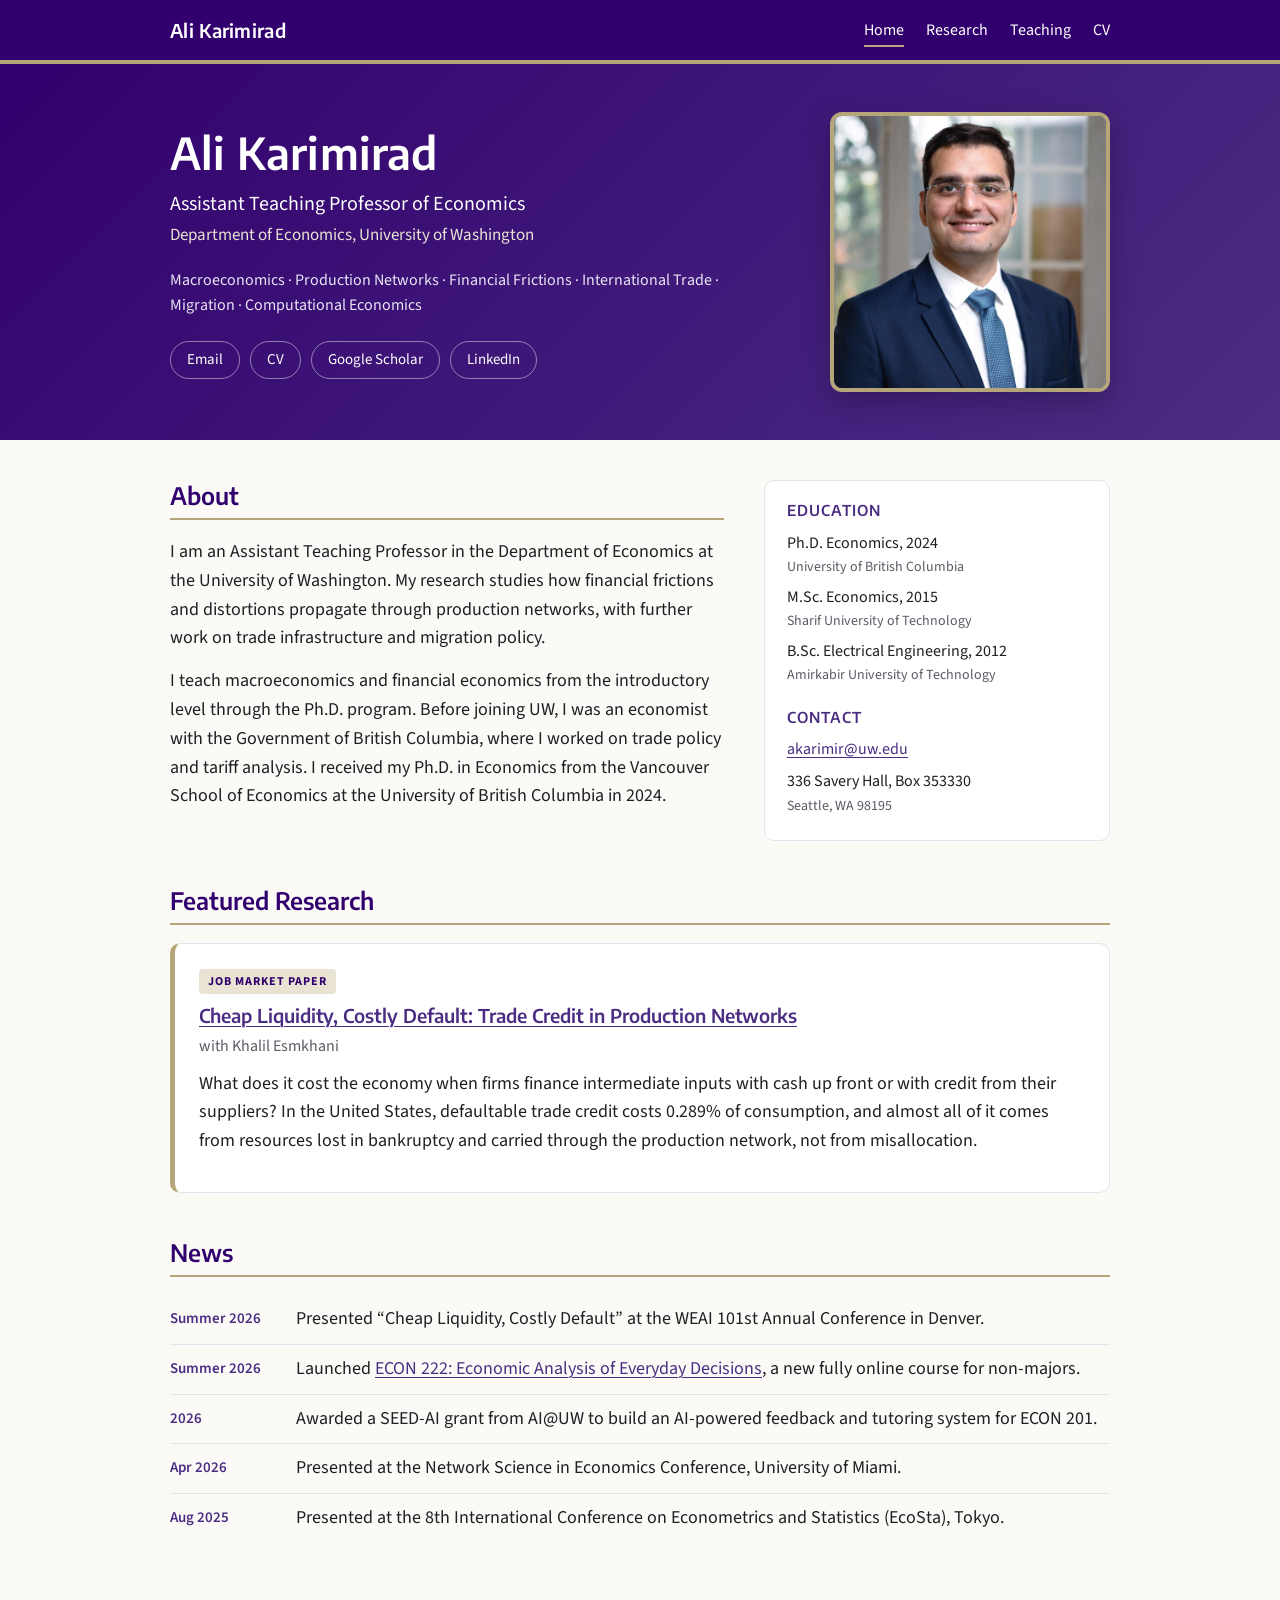
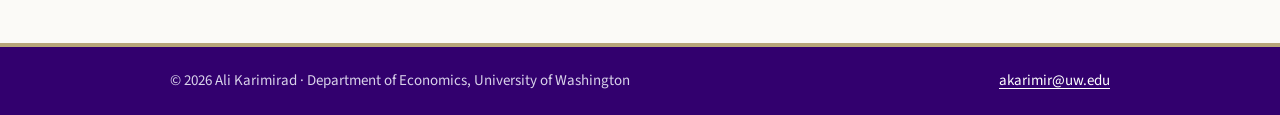
<file: index.html>
<!DOCTYPE html>
<html lang="en">
<head>
<meta charset="utf-8">
<meta name="viewport" content="width=device-width, initial-scale=1">
<title>Ali Karimirad | Economics, University of Washington</title>
<meta name="description" content="Ali Karimirad, Assistant Teaching Professor of Economics at the University of Washington. Research in macroeconomics, production networks, and financial frictions.">
<link rel="preconnect" href="https://fonts.googleapis.com">
<link rel="preconnect" href="https://fonts.gstatic.com" crossorigin>
<link href="https://fonts.googleapis.com/css2?family=Encode+Sans:wght@500;600&family=Source+Sans+3:wght@400;600;700&display=swap" rel="stylesheet">
<link rel="stylesheet" href="style.css">
</head>
<body>
<header class="topbar"><div class="wrap">
  <a class="brand" href="index.html">Ali Karimirad</a>
  <nav><a class="active" href="index.html">Home</a><a href="research.html">Research</a><a href="teaching.html">Teaching</a><a href="cv.html">CV</a></nav>
</div></header>

<div class="hero"><div class="wrap">
  <div>
    <h1>Ali Karimirad</h1>
    <div class="role">Assistant Teaching Professor of Economics</div>
    <div class="dept">Department of Economics, University of Washington</div>
    <div class="fields">Macroeconomics · Production Networks · Financial Frictions · International Trade · Migration · Computational Economics</div>
    <div class="links">
      <a href="mailto:akarimir@uw.edu">Email</a>
      <a href="cv.html">CV</a>
      <a href="https://scholar.google.ca/citations?user=djbhsFEAAAAJ&amp;hl=en">Google Scholar</a>
      <a href="https://www.linkedin.com/in/ali-karimirad-phd-0b303b88/">LinkedIn</a>
    </div>
  </div>
  <img src="images/ali.jpg" alt="Portrait of Ali Karimirad">
</div></div>

<main><div class="wrap">
  <section class="cols">
    <div>
      <h2>About</h2>
      <p>I am an Assistant Teaching Professor in the Department of Economics at the University of Washington. My research studies how financial frictions and distortions propagate through production networks, with further work on trade infrastructure and migration policy.</p>
      <p>I teach macroeconomics and financial economics from the introductory level through the Ph.D. program. Before joining UW, I was an economist with the Government of British Columbia, where I worked on trade policy and tariff analysis. I received my Ph.D. in Economics from the Vancouver School of Economics at the University of British Columbia in 2024.</p>
    </div>
    <aside class="facts">
      <h3>Education</h3>
      <ul>
        <li>Ph.D. Economics, 2024<span>University of British Columbia</span></li>
        <li>M.Sc. Economics, 2015<span>Sharif University of Technology</span></li>
        <li>B.Sc. Electrical Engineering, 2012<span>Amirkabir University of Technology</span></li>
      </ul>
      <h3>Contact</h3>
      <ul>
        <li><a href="mailto:akarimir@uw.edu">akarimir@uw.edu</a></li>
        <li>336 Savery Hall, Box 353330<span>Seattle, WA 98195</span></li>
      </ul>
    </aside>
  </section>

  <section>
    <h2>Featured Research</h2>
    <div class="card featured">
      <span class="tag">Job Market Paper</span>
      <h3><a href="research.html">Cheap Liquidity, Costly Default: Trade Credit in Production Networks</a></h3>
      <div class="authors">with Khalil Esmkhani</div>
      <p>What does it cost the economy when firms finance intermediate inputs with cash up front or with credit from their suppliers? In the United States, defaultable trade credit costs 0.289% of consumption, and almost all of it comes from resources lost in bankruptcy and carried through the production network, not from misallocation.</p>
    </div>
  </section>

  <section>
    <h2>News</h2>
    <ul class="news">
      <li><span class="date">Summer 2026</span><span>Presented “Cheap Liquidity, Costly Default” at the WEAI 101st Annual Conference in Denver.</span></li>
      <li><span class="date">Summer 2026</span><span>Launched <a href="teaching.html">ECON 222: Economic Analysis of Everyday Decisions</a>, a new fully online course for non-majors.</span></li>
      <li><span class="date">2026</span><span>Awarded a SEED-AI grant from AI@UW to build an AI-powered feedback and tutoring system for ECON 201.</span></li>
      <li><span class="date">Apr 2026</span><span>Presented at the Network Science in Economics Conference, University of Miami.</span></li>
      <li><span class="date">Aug 2025</span><span>Presented at the 8th International Conference on Econometrics and Statistics (EcoSta), Tokyo.</span></li>
    </ul>
  </section>
</div></main>

<footer><div class="wrap">
  <span>© 2026 Ali Karimirad · Department of Economics, University of Washington</span>
  <span><a href="mailto:akarimir@uw.edu">akarimir@uw.edu</a></span>
</div></footer>
</body>
</html>
</file>
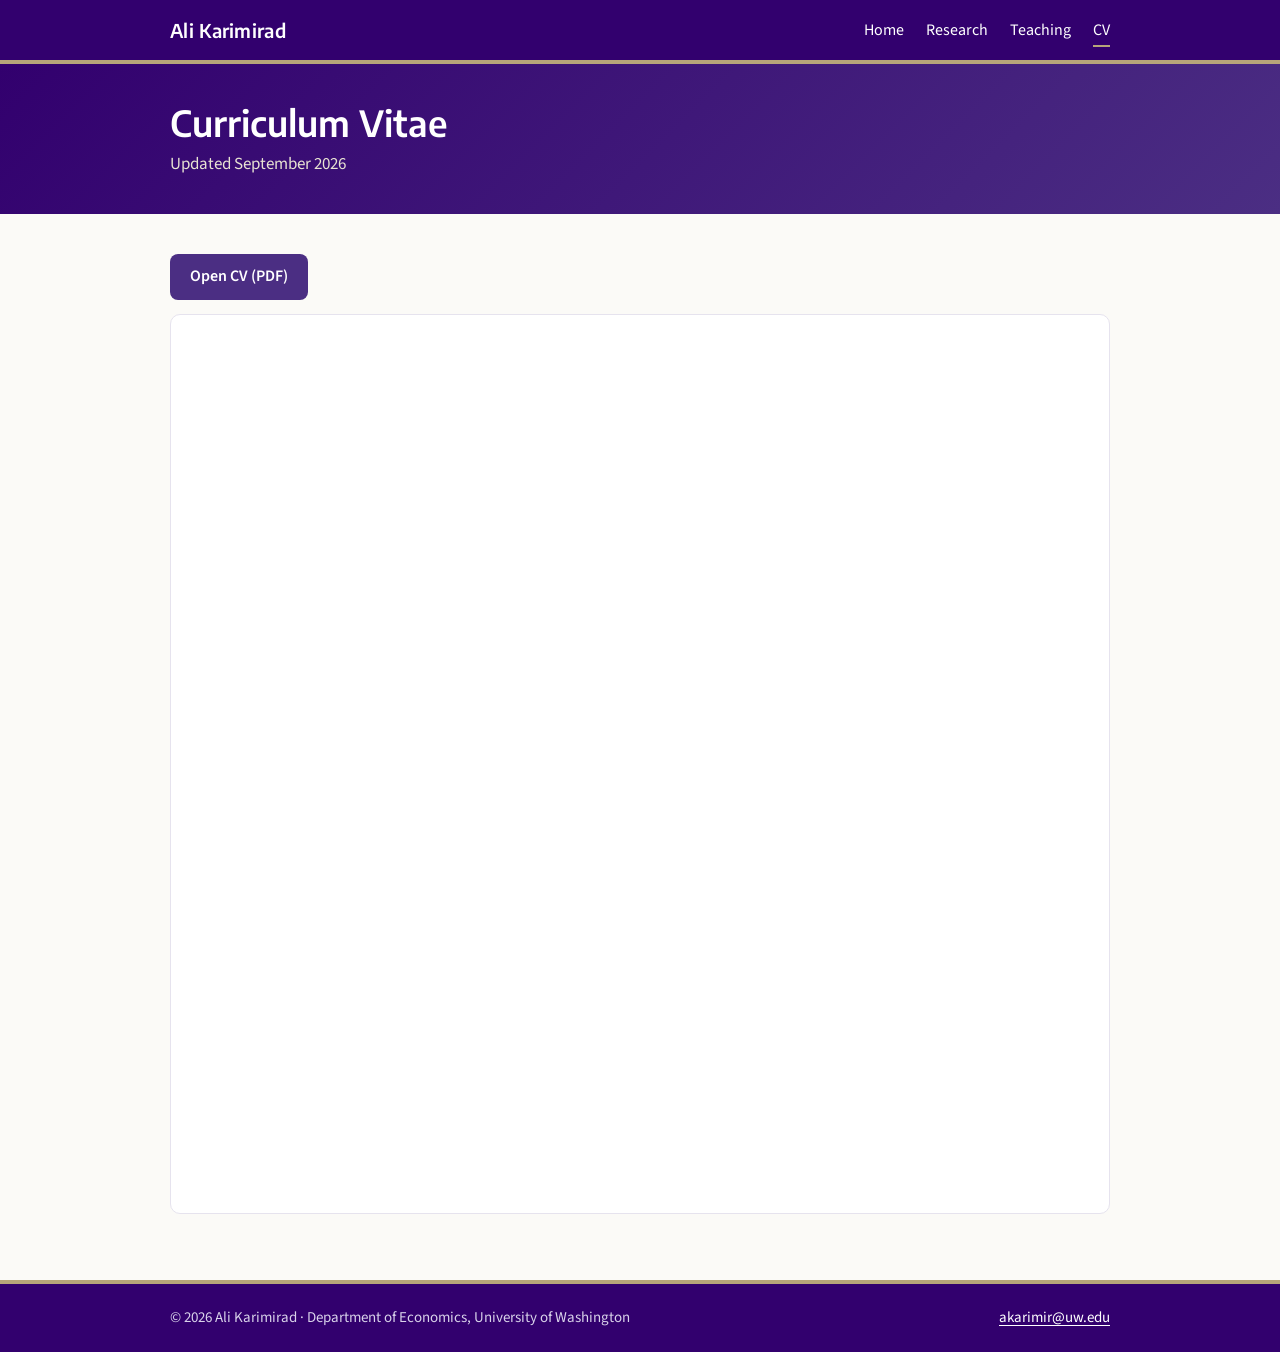
<file: cv.html>
<!DOCTYPE html>
<html lang="en">
<head>
<meta charset="utf-8">
<meta name="viewport" content="width=device-width, initial-scale=1">
<title>CV | Ali Karimirad</title>
<meta name="description" content="Curriculum vitae of Ali Karimirad.">
<link rel="preconnect" href="https://fonts.googleapis.com">
<link rel="preconnect" href="https://fonts.gstatic.com" crossorigin>
<link href="https://fonts.googleapis.com/css2?family=Encode+Sans:wght@500;600&family=Source+Sans+3:wght@400;600;700&display=swap" rel="stylesheet">
<link rel="stylesheet" href="style.css">
</head>
<body>
<header class="topbar"><div class="wrap">
  <a class="brand" href="index.html">Ali Karimirad</a>
  <nav><a href="index.html">Home</a><a href="research.html">Research</a><a href="teaching.html">Teaching</a><a class="active" href="cv.html">CV</a></nav>
</div></header>

<div class="pagehead"><div class="wrap">
  <h1>Curriculum Vitae</h1>
  <p>Updated September 2026</p>
</div></div>

<main><div class="wrap">
  <p><a class="btn" href="https://drive.google.com/file/d/1HywzwSiAibY2r4plcFwCiHL0YdkIQSzI/view?usp=sharing">Open CV (PDF)</a></p>
  <iframe class="cvframe" src="https://drive.google.com/file/d/1HywzwSiAibY2r4plcFwCiHL0YdkIQSzI/preview" title="CV of Ali Karimirad" allow="autoplay"></iframe>
</div></main>

<footer><div class="wrap">
  <span>© 2026 Ali Karimirad · Department of Economics, University of Washington</span>
  <span><a href="mailto:akarimir@uw.edu">akarimir@uw.edu</a></span>
</div></footer>
</body>
</html>
</file>
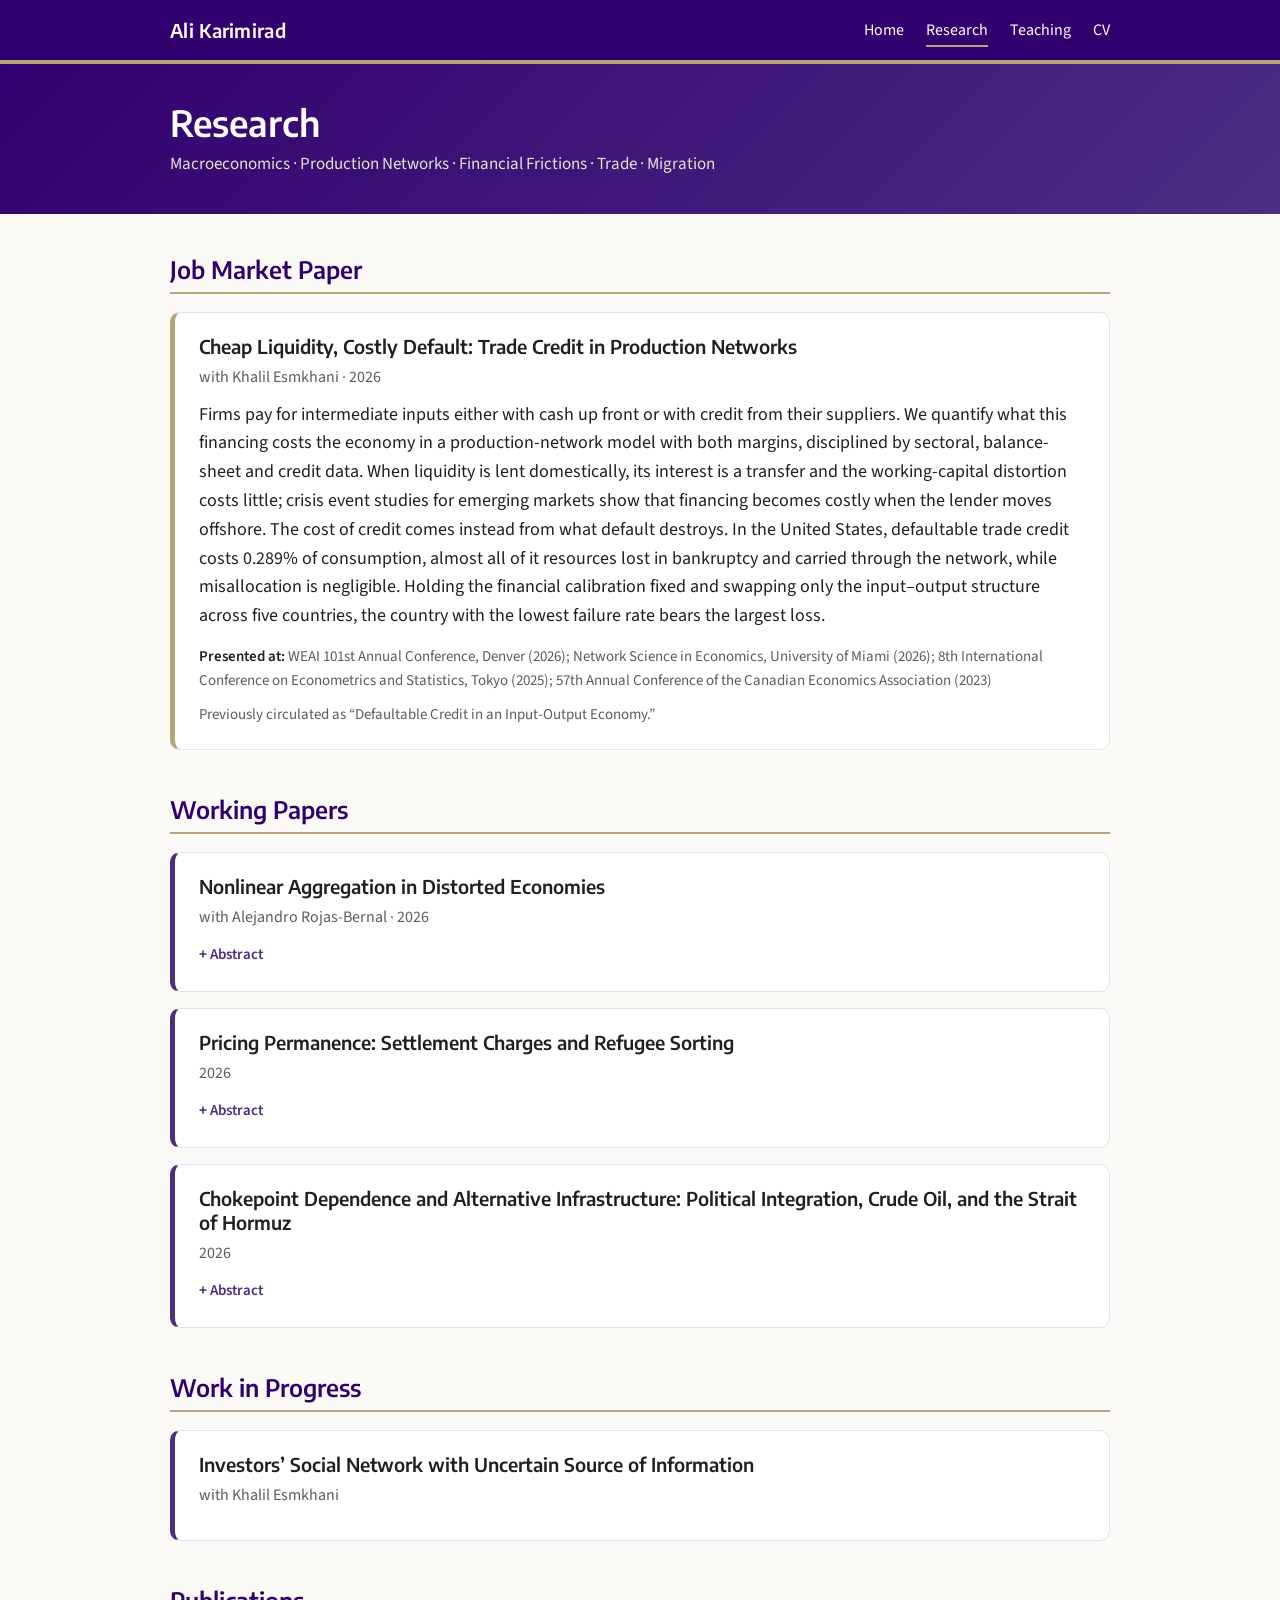
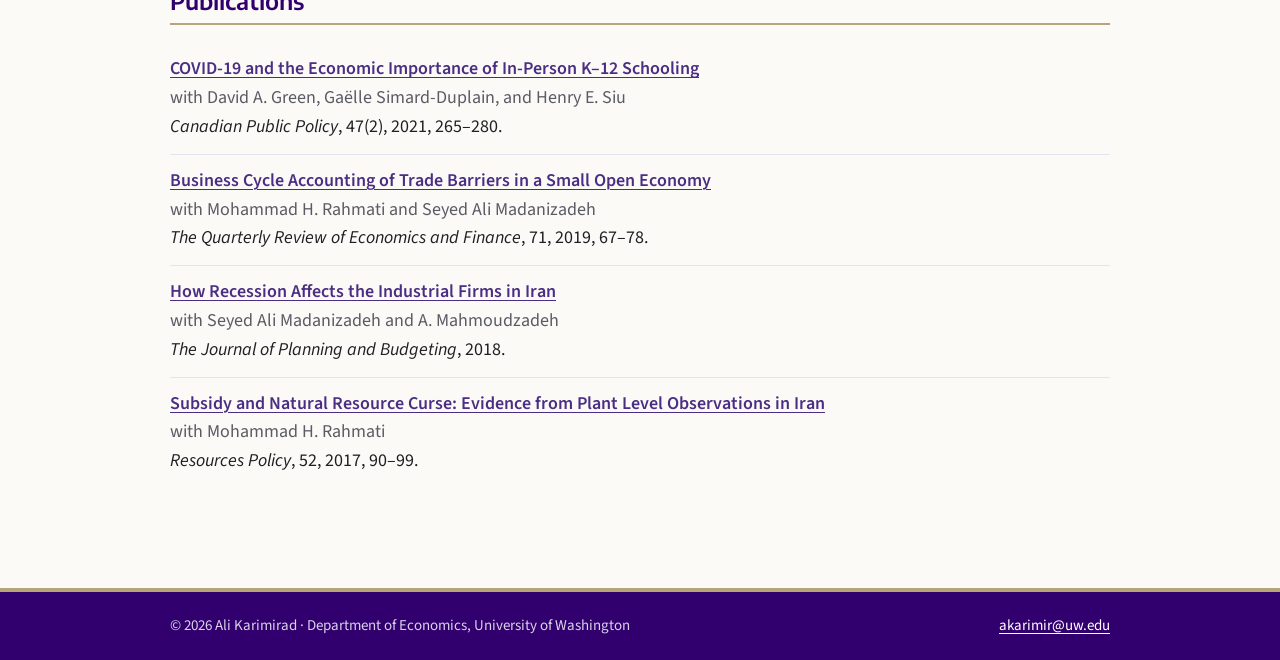
<file: research.html>
<!DOCTYPE html>
<html lang="en">
<head>
<meta charset="utf-8">
<meta name="viewport" content="width=device-width, initial-scale=1">
<title>Research | Ali Karimirad</title>
<meta name="description" content="Research by Ali Karimirad: trade credit in production networks, nonlinear aggregation, trade chokepoints, and refugee settlement policy.">
<link rel="preconnect" href="https://fonts.googleapis.com">
<link rel="preconnect" href="https://fonts.gstatic.com" crossorigin>
<link href="https://fonts.googleapis.com/css2?family=Encode+Sans:wght@500;600&family=Source+Sans+3:wght@400;600;700&display=swap" rel="stylesheet">
<link rel="stylesheet" href="style.css">
</head>
<body>
<header class="topbar"><div class="wrap">
  <a class="brand" href="index.html">Ali Karimirad</a>
  <nav><a href="index.html">Home</a><a class="active" href="research.html">Research</a><a href="teaching.html">Teaching</a><a href="cv.html">CV</a></nav>
</div></header>

<div class="pagehead"><div class="wrap">
  <h1>Research</h1>
  <p>Macroeconomics · Production Networks · Financial Frictions · Trade · Migration</p>
</div></div>

<main><div class="wrap">
  <section>
    <h2>Job Market Paper</h2>
    <div class="card featured">
      <h3>Cheap Liquidity, Costly Default: Trade Credit in Production Networks</h3>
      <div class="authors">with Khalil Esmkhani · 2026</div>
      <p>Firms pay for intermediate inputs either with cash up front or with credit from their suppliers. We quantify what this financing costs the economy in a production-network model with both margins, disciplined by sectoral, balance-sheet and credit data. When liquidity is lent domestically, its interest is a transfer and the working-capital distortion costs little; crisis event studies for emerging markets show that financing becomes costly when the lender moves offshore. The cost of credit comes instead from what default destroys. In the United States, defaultable trade credit costs 0.289% of consumption, almost all of it resources lost in bankruptcy and carried through the network, while misallocation is negligible. Holding the financial calibration fixed and swapping only the input–output structure across five countries, the country with the lowest failure rate bears the largest loss.</p>
      <div class="meta"><b>Presented at:</b> WEAI 101st Annual Conference, Denver (2026); Network Science in Economics, University of Miami (2026); 8th International Conference on Econometrics and Statistics, Tokyo (2025); 57th Annual Conference of the Canadian Economics Association (2023)</div>
      <div class="meta">Previously circulated as “Defaultable Credit in an Input-Output Economy.”</div>
    </div>
  </section>

  <section>
    <h2>Working Papers</h2>
    <div class="card">
      <h3>Nonlinear Aggregation in Distorted Economies</h3>
      <div class="authors">with Alejandro Rojas-Bernal · 2026</div>
      <details><summary>Abstract</summary>
        <p>We derive a second-order approximation to real GDP for changes in productivity, price–cost wedges, and wasted distortions around a distorted production-network equilibrium. The central contribution is a decomposition of nonlinear aggregation into downstream cost propagation and upstream payment propagation. Shocks not only reweight sectoral cost exposure but also redirect income between factors and profits and recompose final demand, factor intensity, and input sourcing. These state-dependent channels make curvature around distorted equilibria differ from familiar efficient-economy formulas. In two benchmark economies, the second-order approximation sharply reduces error relative to the exact nonlinear equilibrium, especially for large shocks. In an aggregate TFP application, it also outperforms first-order aggregation, with its largest gains near business-cycle troughs and peaks.</p>
      </details>
    </div>
    <div class="card">
      <h3>Pricing Permanence: Settlement Charges and Refugee Sorting</h3>
      <div class="authors">2026</div>
      <details><summary>Abstract</summary>
        <p>The United Kingdom has proposed a charge of about £10,000 on eligible adult asylum-support recipients, collected above an earnings threshold and linked to settlement. This paper asks how such a charge changes who chooses the UK, using a six-destination Roy-logit model in which refugees differ in general skill, destination-specific skill transfer, employment attachment, and access to alternative routes. Liability concentrates among workers just above the threshold, whose surplus from choosing the UK is smallest. At equal expected revenue, a capped proportional schedule induces less exit from the UK than the fixed charge and shifts the burden toward higher earners.</p>
      </details>
    </div>
    <div class="card">
      <h3>Chokepoint Dependence and Alternative Infrastructure: Political Integration, Crude Oil, and the Strait of Hormuz</h3>
      <div class="authors">2026</div>
      <details><summary>Abstract</summary>
        <p>Dependence on a trade chokepoint can reflect politically restricted alternatives, not geography and technology alone. This paper develops a network-design model that jointly selects infrastructure and routes under politically integrated access, and applies it to crude-oil exports through the Strait of Hormuz. A closure-oriented system can sustain the full 16.4 million barrels per day of required deliveries; starting from 2024 infrastructure, this requires $31.9 billion of initial regional pipeline, pumping, and export-terminal additions. Political integration therefore permits substantial reductions in chokepoint dependence through costed alternatives.</p>
      </details>
    </div>
  </section>

  <section>
    <h2>Work in Progress</h2>
    <div class="card">
      <h3>Investors’ Social Network with Uncertain Source of Information</h3>
      <div class="authors">with Khalil Esmkhani</div>
    </div>
  </section>

  <section>
    <h2>Publications</h2>
    <ul class="pubs">
      <li><a class="title" href="https://doi.org/10.3138/cpp.2021-002">COVID-19 and the Economic Importance of In-Person K–12 Schooling</a><br>
        <span class="muted">with David A. Green, Gaëlle Simard-Duplain, and Henry E. Siu</span><br>
        <em>Canadian Public Policy</em>, 47(2), 2021, 265–280.</li>
      <li><a class="title" href="https://www.sciencedirect.com/science/article/abs/pii/S1062976918301285">Business Cycle Accounting of Trade Barriers in a Small Open Economy</a><br>
        <span class="muted">with Mohammad H. Rahmati and Seyed Ali Madanizadeh</span><br>
        <em>The Quarterly Review of Economics and Finance</em>, 71, 2019, 67–78.</li>
      <li><a class="title" href="https://www.sid.ir/en/journal/ViewPaper.aspx?id=809516">How Recession Affects the Industrial Firms in Iran</a><br>
        <span class="muted">with Seyed Ali Madanizadeh and A. Mahmoudzadeh</span><br>
        <em>The Journal of Planning and Budgeting</em>, 2018.</li>
      <li><a class="title" href="https://www.sciencedirect.com/science/article/abs/pii/S030142071630321X">Subsidy and Natural Resource Curse: Evidence from Plant Level Observations in Iran</a><br>
        <span class="muted">with Mohammad H. Rahmati</span><br>
        <em>Resources Policy</em>, 52, 2017, 90–99.</li>
    </ul>
  </section>
</div></main>

<footer><div class="wrap">
  <span>© 2026 Ali Karimirad · Department of Economics, University of Washington</span>
  <span><a href="mailto:akarimir@uw.edu">akarimir@uw.edu</a></span>
</div></footer>
</body>
</html>
</file>
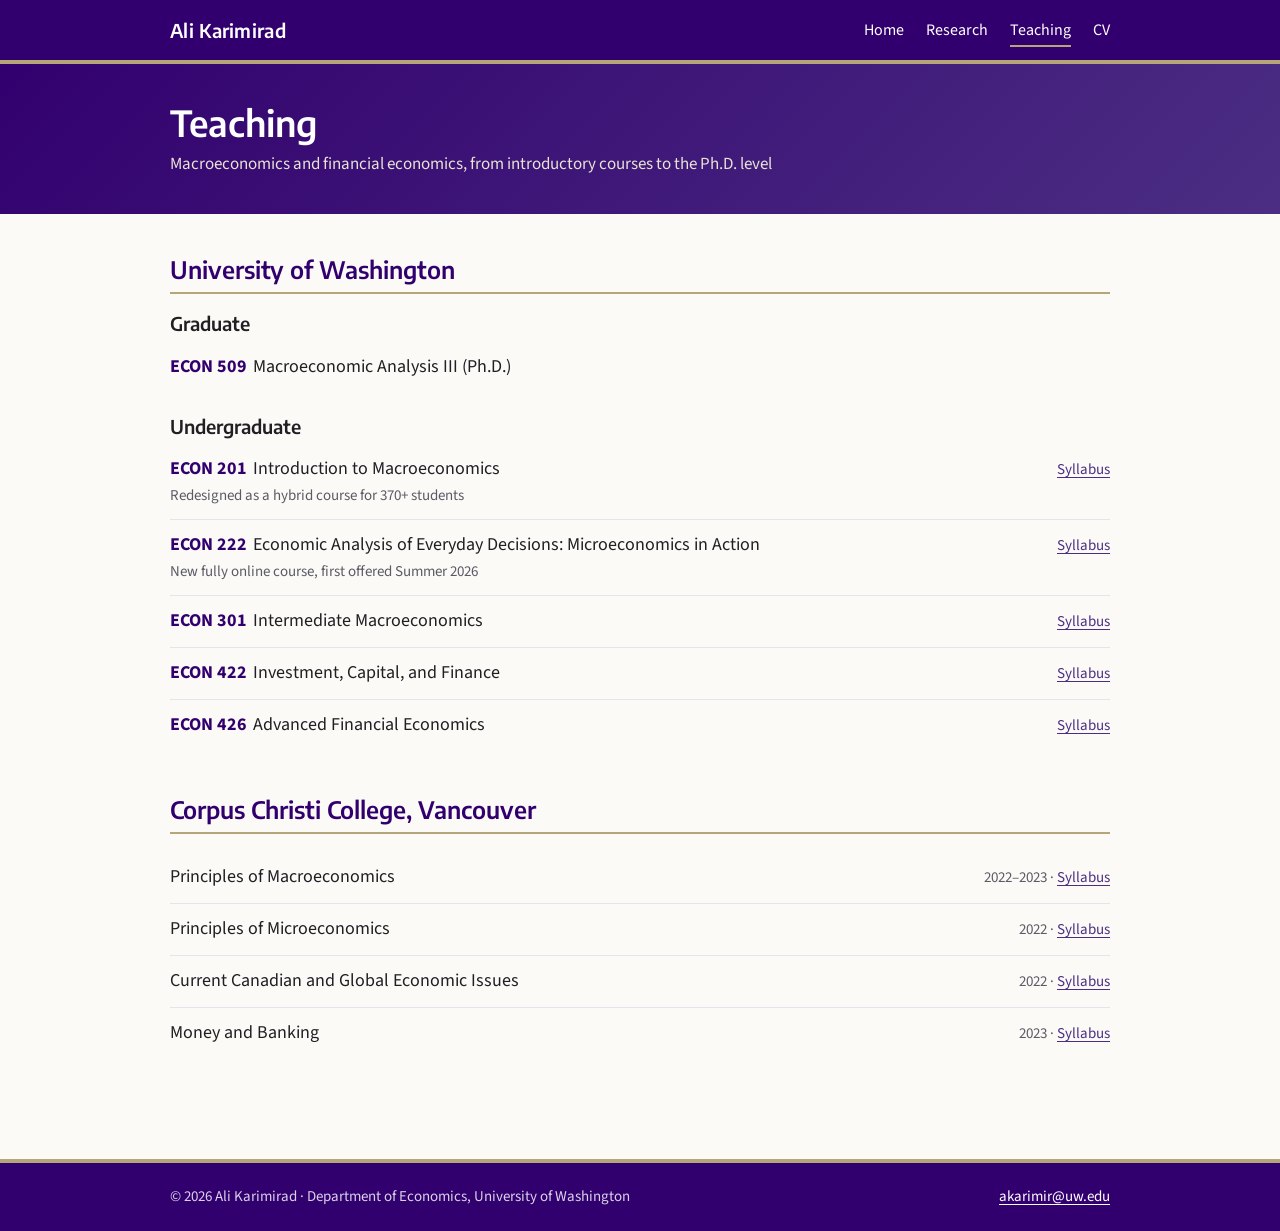
<file: teaching.html>
<!DOCTYPE html>
<html lang="en">
<head>
<meta charset="utf-8">
<meta name="viewport" content="width=device-width, initial-scale=1">
<title>Teaching | Ali Karimirad</title>
<meta name="description" content="Courses taught by Ali Karimirad at the University of Washington and Corpus Christi College.">
<link rel="preconnect" href="https://fonts.googleapis.com">
<link rel="preconnect" href="https://fonts.gstatic.com" crossorigin>
<link href="https://fonts.googleapis.com/css2?family=Encode+Sans:wght@500;600&family=Source+Sans+3:wght@400;600;700&display=swap" rel="stylesheet">
<link rel="stylesheet" href="style.css">
</head>
<body>
<header class="topbar"><div class="wrap">
  <a class="brand" href="index.html">Ali Karimirad</a>
  <nav><a href="index.html">Home</a><a href="research.html">Research</a><a class="active" href="teaching.html">Teaching</a><a href="cv.html">CV</a></nav>
</div></header>

<div class="pagehead"><div class="wrap">
  <h1>Teaching</h1>
  <p>Macroeconomics and financial economics, from introductory courses to the Ph.D. level</p>
</div></div>

<main><div class="wrap">
  <section>
    <h2>University of Washington</h2>
    <h3 style="margin:4px 0 6px">Graduate</h3>
    <ul class="courses">
      <li><span><span class="code">ECON 509</span>Macroeconomic Analysis III (Ph.D.)</span><span class="when"></span></li>
    </ul>
    <h3 style="margin:22px 0 6px">Undergraduate</h3>
    <ul class="courses">
      <li><span><span class="code">ECON 201</span>Introduction to Macroeconomics<span class="note">Redesigned as a hybrid course for 370+ students</span></span><span class="when"><a href="https://drive.google.com/file/d/1Uqz9yOQlaHMkomip5R5wOlgn_Q_h9vou/view?usp=sharing">Syllabus</a></span></li>
      <li><span><span class="code">ECON 222</span>Economic Analysis of Everyday Decisions: Microeconomics in Action<span class="note">New fully online course, first offered Summer 2026</span></span><span class="when"><a href="https://drive.google.com/file/d/1GFNoH5TB68nGJh65mVIirpweySrNgF1V/view?usp=sharing">Syllabus</a></span></li>
      <li><span><span class="code">ECON 301</span>Intermediate Macroeconomics</span><span class="when"><a href="https://drive.google.com/file/d/1iHcL-5fEUnpUtIcRZBuUBBRZbtkdrPF9/view?usp=sharing">Syllabus</a></span></li>
      <li><span><span class="code">ECON 422</span>Investment, Capital, and Finance</span><span class="when"><a href="https://drive.google.com/file/d/1Fbe_TmB4lbja7FDGz8kcEWIxAimQKC17/view?usp=sharing">Syllabus</a></span></li>
      <li><span><span class="code">ECON 426</span>Advanced Financial Economics</span><span class="when"><a href="https://drive.google.com/file/d/1vHKEJrdtiTsjBO2aZfT7OyGOFVmRUW60/view?usp=share_link">Syllabus</a></span></li>
    </ul>
  </section>

  <section>
    <h2>Corpus Christi College, Vancouver</h2>
    <ul class="courses">
      <li><span>Principles of Macroeconomics</span><span class="when">2022–2023 · <a href="https://drive.google.com/file/d/1xXg6rfqjSkISgzq_Q-2Yi9E16XGqsSow/view?usp=share_link">Syllabus</a></span></li>
      <li><span>Principles of Microeconomics</span><span class="when">2022 · <a href="https://drive.google.com/file/d/1VzWptx_L19FCMJkxvENAE_O4IdlaVhlX/view?usp=share_link">Syllabus</a></span></li>
      <li><span>Current Canadian and Global Economic Issues</span><span class="when">2022 · <a href="https://drive.google.com/file/d/1YPoLq-3e_zSxNjLk7hnYu8VoW5j3Pu7z/view?usp=share_link">Syllabus</a></span></li>
      <li><span>Money and Banking</span><span class="when">2023 · <a href="https://drive.google.com/file/d/1frQMUGW8h2Xw_z-byvMDnNwaI8BHlHP0/view?usp=share_link">Syllabus</a></span></li>
    </ul>
  </section>
</div></main>

<footer><div class="wrap">
  <span>© 2026 Ali Karimirad · Department of Economics, University of Washington</span>
  <span><a href="mailto:akarimir@uw.edu">akarimir@uw.edu</a></span>
</div></footer>
</body>
</html>
</file>
<file: style.css>
:root{--purple:#4b2e83;--purple-dk:#32006e;--gold:#b7a57a;--gold-lt:#e8e3d3;--ink:#1f1f24;--muted:#5b5b66;--line:#e6e3ee;--bg:#fbfaf7;--card:#fff}
*{box-sizing:border-box}
html{scroll-behavior:smooth}
body{margin:0;font-family:"Source Sans 3",system-ui,-apple-system,"Segoe UI",sans-serif;font-size:18px;line-height:1.6;color:var(--ink);background:var(--bg)}
a{color:var(--purple);text-decoration-thickness:1px;text-underline-offset:3px}
a:hover{color:var(--purple-dk)}
h1,h2,h3{font-family:"Encode Sans",system-ui,sans-serif;line-height:1.25;margin:0}
.wrap{max-width:980px;margin:0 auto;padding:0 20px}

/* top bar */
.topbar{background:var(--purple-dk);border-bottom:4px solid var(--gold)}
.topbar .wrap{display:flex;align-items:center;justify-content:space-between;gap:16px;min-height:60px;flex-wrap:wrap}
.brand{color:#fff;text-decoration:none;font-family:"Encode Sans",sans-serif;font-weight:600;font-size:19px;letter-spacing:.3px}
.brand:hover{color:var(--gold-lt)}
nav a{color:#fff;text-decoration:none;font-size:16px;margin-left:22px;padding:4px 0;border-bottom:2px solid transparent}
nav a:first-child{margin-left:0}
nav a:hover,nav a.active{border-bottom-color:var(--gold);color:#fff}

/* hero */
.hero{background:linear-gradient(135deg,var(--purple-dk) 0%,var(--purple) 100%);color:#fff}
.hero .wrap{display:grid;grid-template-columns:1fr 280px;gap:40px;align-items:center;padding-top:48px;padding-bottom:48px}
.hero h1{font-size:44px;font-weight:600;letter-spacing:.2px}
.hero .role{font-size:20px;margin-top:8px;color:#fff}
.hero .dept{font-size:17px;color:var(--gold-lt);margin-top:2px}
.hero .fields{margin-top:18px;font-size:16px;color:#e9e4f5;max-width:560px}
.hero .links{margin-top:22px;display:flex;flex-wrap:wrap;gap:10px}
.hero .links a{color:#fff;text-decoration:none;font-size:15px;border:1px solid rgba(255,255,255,.45);border-radius:999px;padding:6px 16px}
.hero .links a:hover{background:var(--gold);border-color:var(--gold);color:var(--purple-dk)}
.hero img{width:280px;height:280px;object-fit:cover;border-radius:12px;border:4px solid var(--gold);box-shadow:0 10px 30px rgba(0,0,0,.25)}

/* page header (inner pages) */
.pagehead{background:linear-gradient(135deg,var(--purple-dk) 0%,var(--purple) 100%);color:#fff}
.pagehead .wrap{padding-top:36px;padding-bottom:36px}
.pagehead h1{font-size:36px;font-weight:600}
.pagehead p{margin:6px 0 0;color:var(--gold-lt);font-size:17px}

main{padding:40px 0 56px}
section{margin-bottom:44px}
h2{font-size:24px;font-weight:600;color:var(--purple-dk);padding-bottom:8px;border-bottom:2px solid var(--gold);margin-bottom:18px}
h3{font-size:19px;font-weight:600;color:var(--ink)}
p{margin:0 0 14px}
.muted{color:var(--muted)}
.small{font-size:15px}

/* two-column */
.cols{display:grid;grid-template-columns:1.6fr 1fr;gap:40px}
.facts{background:var(--card);border:1px solid var(--line);border-radius:10px;padding:20px 22px}
.facts h3{font-size:15px;text-transform:uppercase;letter-spacing:1px;color:var(--purple);margin:0 0 8px}
.facts ul{list-style:none;margin:0 0 18px;padding:0}
.facts li{padding:3px 0;font-size:16px}
.facts li span{display:block;color:var(--muted);font-size:14px}
.facts ul:last-child{margin-bottom:0}

/* cards */
.card{background:var(--card);border:1px solid var(--line);border-left:5px solid var(--purple);border-radius:10px;padding:22px 24px;margin-bottom:16px}
.card.featured{border-left-color:var(--gold)}
.tag{display:inline-block;font-size:12px;font-weight:700;letter-spacing:1px;text-transform:uppercase;color:var(--purple-dk);background:var(--gold-lt);border-radius:4px;padding:3px 9px;margin-bottom:10px}
.card h3{margin-bottom:6px}
.authors{color:var(--muted);font-size:16px;margin-bottom:10px}
.meta{font-size:15px;color:var(--muted);margin-top:10px}
.meta b{color:var(--ink);font-weight:600}

details{margin-top:8px}
summary{cursor:pointer;color:var(--purple);font-weight:600;font-size:15px;list-style:none;display:inline-block}
summary::-webkit-details-marker{display:none}
summary::before{content:"+ ";font-weight:700}
details[open] summary::before{content:"− "}
details p{margin-top:10px;font-size:16px}

/* news */
.news{list-style:none;margin:0;padding:0}
.news li{display:grid;grid-template-columns:110px 1fr;gap:16px;padding:10px 0;border-bottom:1px solid var(--line)}
.news li:last-child{border-bottom:0}
.news .date{font-weight:600;color:var(--purple);font-size:15px;padding-top:2px}

/* publication list */
.pubs{list-style:none;padding:0;margin:0}
.pubs li{padding:12px 0;border-bottom:1px solid var(--line)}
.pubs li:last-child{border-bottom:0}
.pubs .title{font-weight:600}
.pubs em{color:var(--ink)}

/* teaching */
.courses{list-style:none;margin:0;padding:0}
.courses li{display:flex;justify-content:space-between;gap:16px;align-items:baseline;padding:11px 0;border-bottom:1px solid var(--line)}
.courses li:last-child{border-bottom:0}
.courses .code{font-weight:700;color:var(--purple-dk);margin-right:6px}
.courses .when{color:var(--muted);font-size:15px;white-space:nowrap}
.courses .note{display:block;color:var(--muted);font-size:15px}

/* cv */
.cvframe{width:100%;height:900px;border:1px solid var(--line);border-radius:10px;background:#fff}
.btn{display:inline-block;background:var(--purple);color:#fff;text-decoration:none;padding:10px 20px;border-radius:8px;font-weight:600;font-size:16px}
.btn:hover{background:var(--purple-dk);color:#fff}

footer{background:var(--purple-dk);color:#d9d2ea;font-size:15px;border-top:4px solid var(--gold)}
footer .wrap{padding-top:22px;padding-bottom:22px;display:flex;justify-content:space-between;gap:16px;flex-wrap:wrap}
footer a{color:#fff}

@media (max-width:760px){
  body{font-size:17px}
  nav a{margin-left:14px;font-size:15px}
  .hero .wrap{grid-template-columns:1fr;gap:24px;padding-top:32px;padding-bottom:32px}
  .hero img{width:190px;height:190px;order:-1}
  .hero h1{font-size:34px}
  .cols{grid-template-columns:1fr;gap:28px}
  .news li{grid-template-columns:1fr;gap:2px}
  .courses li{flex-direction:column;gap:2px}
  .cvframe{height:620px}
  .pagehead h1{font-size:30px}
}
</file>
